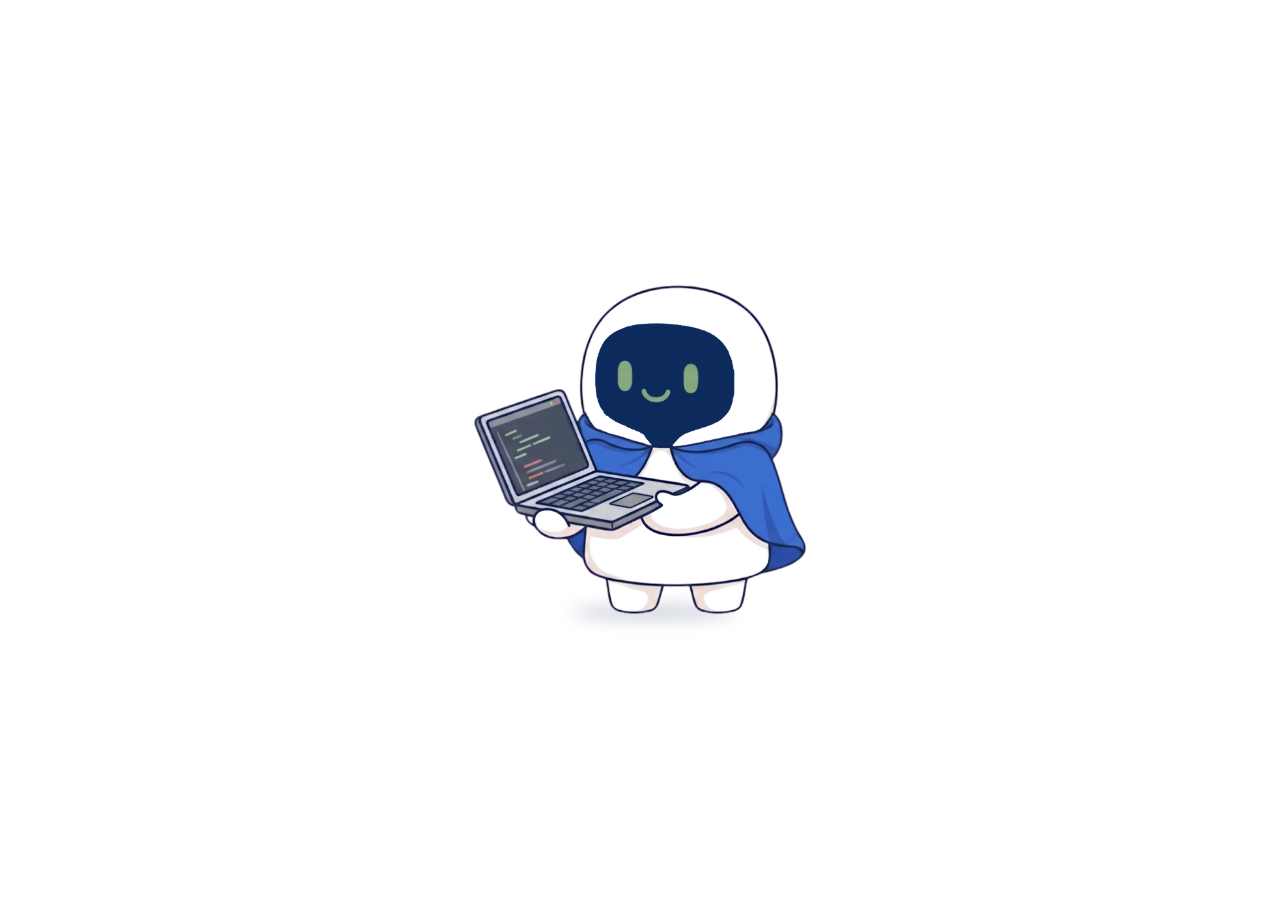
<file: robot.html>
<!DOCTYPE html>
<html lang="zh-Hant">
<head>
<meta charset="utf-8">
<meta name="viewport" content="width=device-width, initial-scale=1, viewport-fit=cover">
<title>Cico is coding.</title>
<style>
:root{box-sizing:border-box;padding-top:env(safe-area-inset-top,0px);padding-bottom:env(safe-area-inset-bottom,0px);
 --bg:#eef2f9;--bg2:#dde6f6;--shadow:rgba(20,40,90,.20);--ink:#26335c}
@media (prefers-color-scheme:dark){:root:not([data-theme="light"]){--bg:#1b2238;--bg2:#2a3556;--shadow:rgba(0,0,0,.45);--ink:#c9d4f2}}
:root[data-theme="dark"]{--bg:#1b2238;--bg2:#2a3556;--shadow:rgba(0,0,0,.45);--ink:#c9d4f2}
html,body{height:100%;margin:0;scroll-padding-top:env(safe-area-inset-top,0px)}
body{background:transparent;overflow:hidden;font-family:"Noto Sans TC","PingFang TC","Microsoft JhengHei",sans-serif;color:var(--ink);display:flex;align-items:center;justify-content:center;touch-action:none}
.stage{position:relative;width:min(100%, 340px);aspect-ratio:1043/1030.5;flex:none}
.shadow{position:absolute;left:30%;right:22%;bottom:-0.5%;height:4.5%;background:var(--shadow);border-radius:50%;filter:blur(8px)}
.layer{position:absolute;inset:0}
.layer img,.clip{position:absolute;display:block;-webkit-user-drag:none;user-select:none;pointer-events:none}
.full{inset:0;width:100%;height:100%}
.clip{inset:0;-webkit-mask:var(--m) center/100% 100% no-repeat;mask:var(--m) center/100% 100% no-repeat}
.clip img{}
.hint{display:none;position:fixed;left:0;right:0;bottom:calc(14px + env(safe-area-inset-bottom,0px));text-align:center;font-size:14px;opacity:.55;letter-spacing:.04em}
</style>
</head>
<body>
<div class="stage" id="stage">
  <div class="shadow"></div>
  <div class="layer" id="head">
    <img class="full" src="[data-uri]" alt="">
    <div class="clip" style="--m:url([data-uri])">
      <img class="full" id="face" src="[data-uri]" alt="">
      <img id="eyeL" src="[data-uri]" alt="">
      <img id="eyeR" src="[data-uri]" alt="">
      <img id="mouth" src="[data-uri]" alt="">
    </div>
  </div>
  <div class="layer" id="body"><img class="full" src="[data-uri]" alt="機器人身體"></div>
</div>
<div class="hint">Cico偶爾眨眨眼，繼續陪你寫程式</div>
<script>

const $=id=>document.getElementById(id);
const SZ=[1043.0,1030.5];
const P={eyeL:[447.5,237.5,54.5,101.5],eyeR:[650.5,244.5,56.5,101.5],mouth:[523.0,321.5,97.0,53.0]};
const stage=$('stage');
const eyes=[$('eyeL'),$('eyeR')];
for(const [id,[x,y,w,h]] of Object.entries(P)){
  const el=$(id);
  el.style.left=x/SZ[0]*100+'%';
  el.style.top=y/SZ[1]*100+'%';
  el.style.width=w/SZ[0]*100+'%';
  el.style.height=h/SZ[1]*100+'%';
  el.style.transformOrigin='50% 50%';
}
let blinkStart=-1e9, secondBlink=-1e9;
let nextBlink=performance.now()+1800+Math.random()*1800;
function blinkAmount(now,start){
  const progress=(now-start)/190;
  return progress>=0&&progress<=1 ? Math.sin(Math.PI*progress) : 0;
}
function frame(now){
  if(now>=nextBlink){
    blinkStart=now;
    secondBlink=Math.random()<0.2 ? now+260 : -1e9;
    nextBlink=now+2400+Math.random()*3600;
  }
  const blink=Math.max(blinkAmount(now,blinkStart),blinkAmount(now,secondBlink));
  for(const eye of eyes){
    eye.style.transform=`scaleY(${Math.max(0.06,1-blink)})`;
  }
  requestAnimationFrame(frame);
}
requestAnimationFrame(frame);
</script>
</body>
</html>
</file>
